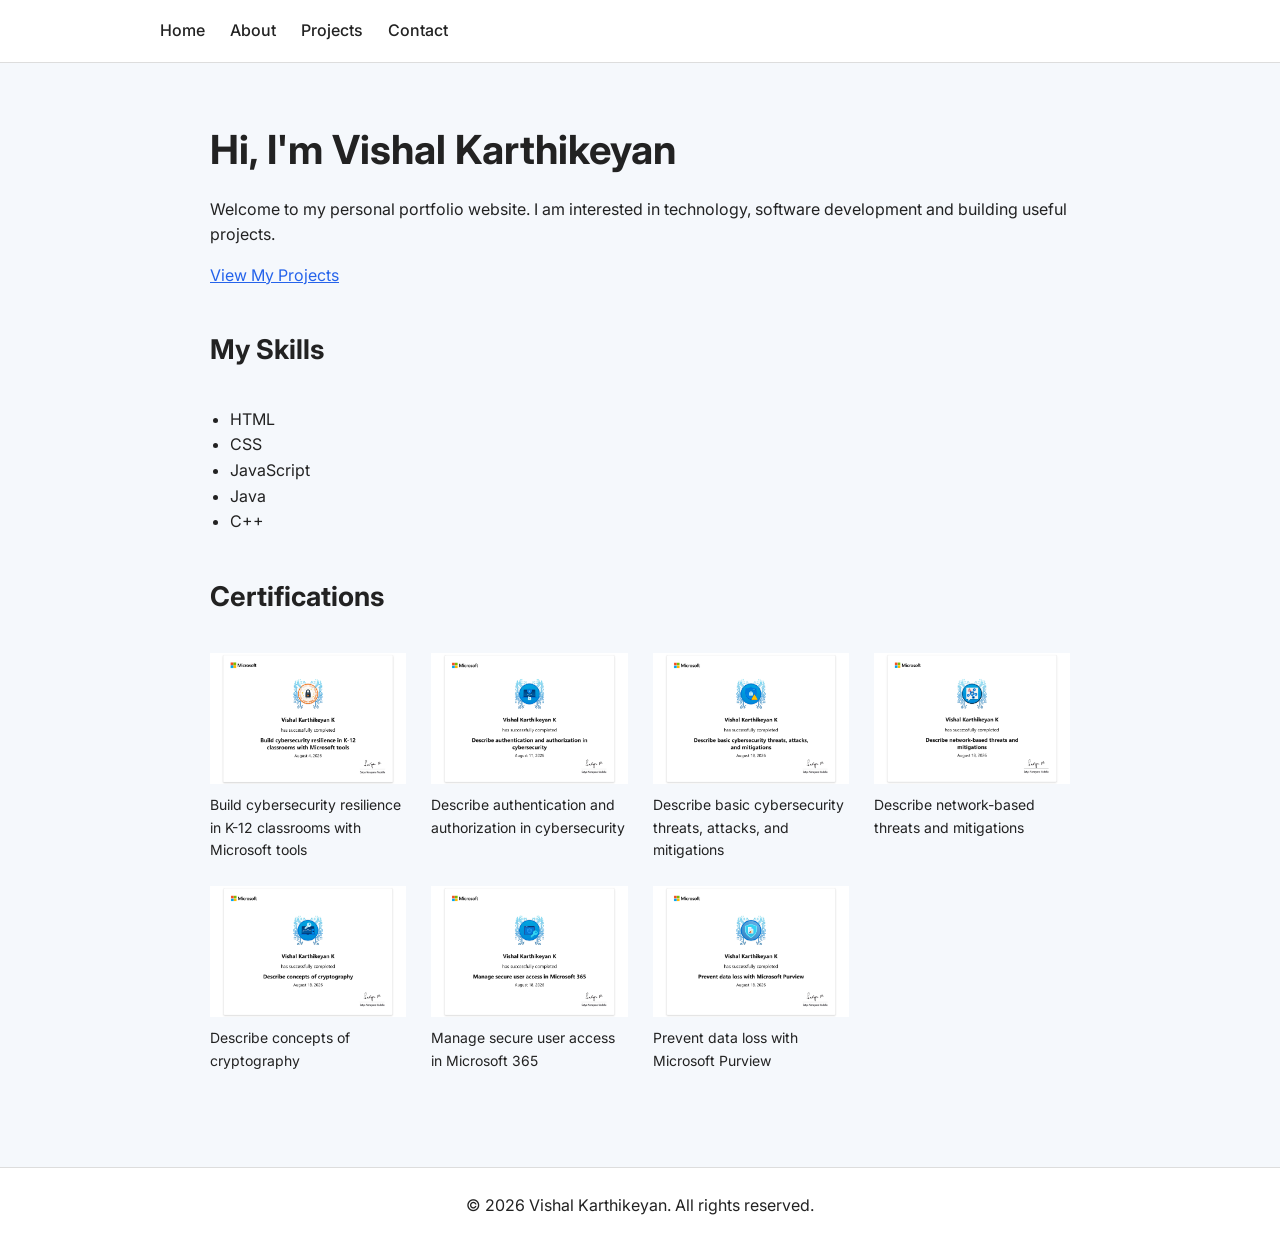
<file: Project 1/index.html>
<!doctype html>

<html lang="en">
  <head>
    <meta charset="UTF-8" />

    <meta name="viewport" content="width=device-width, initial-scale=1.0" />

    <meta
      name="description"
      content="Personal portfolio website of Vishal Karthikeyan showcasing skills, projects and contact information."
    />

    <meta
      name="keywords"
      content="Vishal Karthikeyan, portfolio, web development, projects, HTML, CSS, JavaScript"
    />

    <meta name="author" content="Vishal Karthikeyan" />

    <title>Vishal Karthikeyan | Portfolio</title>

    <link
      href="https://fonts.googleapis.com/css2?family=Inter:wght@400;500;600;700&display=swap"
      rel="stylesheet"
    />
    <link rel="stylesheet" href="style.css" />
  </head>

  <body>
    <a href="#main-content">Skip to main content</a>

    <header>
      <nav aria-label="Main navigation">
        <a href="index.html" aria-current="page">Home</a>
        <a href="about.html">About</a>
        <a href="projects.html">Projects</a>
        <a href="contact.html">Contact</a>
      </nav>
    </header>

    <main id="main-content" tabindex="-1">
      <section aria-labelledby="intro-heading">
        <h1 id="intro-heading">Hi, I'm Vishal Karthikeyan</h1>

        <p>
          Welcome to my personal portfolio website. I am interested in
          technology, software development and building useful projects.
        </p>

        <a href="projects.html">View My Projects</a>
      </section>

      <section aria-labelledby="skills-heading">
        <h2 id="skills-heading">My Skills</h2>

        <ul>
          <li>HTML</li>
          <li>CSS</li>
          <li>JavaScript</li>
          <li>Java</li>
          <li>C++</li>
        </ul>
      </section>
      <section aria-labelledby="certifications-heading">
        <h2 id="certifications-heading">Certifications</h2>

        <div class="certifications">
          <figure>
            <img
              src="assets/certificates/certificate-1.png"
              alt="Microsoft certificate for Build cybersecurity resilience in K-12 classrooms with Microsoft tools"
              loading="lazy"
              decoding="async"
              width="2048"
              height="1365"
            />
            <figcaption>
              Build cybersecurity resilience in K-12 classrooms with Microsoft
              tools
            </figcaption>
          </figure>

          <figure>
            <img
              src="assets/certificates/certificate-2.png"
              alt="Microsoft certificate for Describe authentication and authorization in cybersecurity"
              loading="lazy"
              decoding="async"
              width="2048"
              height="1365"
            />
            <figcaption>
              Describe authentication and authorization in cybersecurity
            </figcaption>
          </figure>

          <figure>
            <img
              src="assets/certificates/certificate-3.png"
              alt="Microsoft certificate for Describe basic cybersecurity threats, attacks, and mitigations"
              loading="lazy"
              decoding="async"
              width="2048"
              height="1365"
            />
            <figcaption>
              Describe basic cybersecurity threats, attacks, and mitigations
            </figcaption>
          </figure>

          <figure>
            <img
              src="assets/certificates/certificate-4.png"
              alt="Microsoft certificate for Describe network-based threats and mitigations"
              loading="lazy"
              decoding="async"
              width="2048"
              height="1365"
            />
            <figcaption>
              Describe network-based threats and mitigations
            </figcaption>
          </figure>

          <figure>
            <img
              src="assets/certificates/certificate-5.png"
              alt="Microsoft certificate for Describe concepts of cryptography"
              loading="lazy"
              decoding="async"
              width="2048"
              height="1365"
            />
            <figcaption>Describe concepts of cryptography</figcaption>
          </figure>

          <figure>
            <img
              src="assets/certificates/certificate-6.png"
              alt="Microsoft certificate for Manage secure user access in Microsoft 365"
              decoding="async"
              width="2048"
              height="1365"
            />
            <figcaption>Manage secure user access in Microsoft 365</figcaption>
          </figure>

          <figure>
            <img
              src="assets/certificates/certificate-7.png"
              alt="Microsoft certificate for Prevent data loss with Microsoft Purview"
              decoding="async"
              width="2048"
              height="1365"
            />
            <figcaption>Prevent data loss with Microsoft Purview</figcaption>
          </figure>
        </div>
      </section>
    </main>

    <footer>
      <p>&copy; 2026 Vishal Karthikeyan. All rights reserved.</p>
    </footer>
  </body>
</html>
</file>
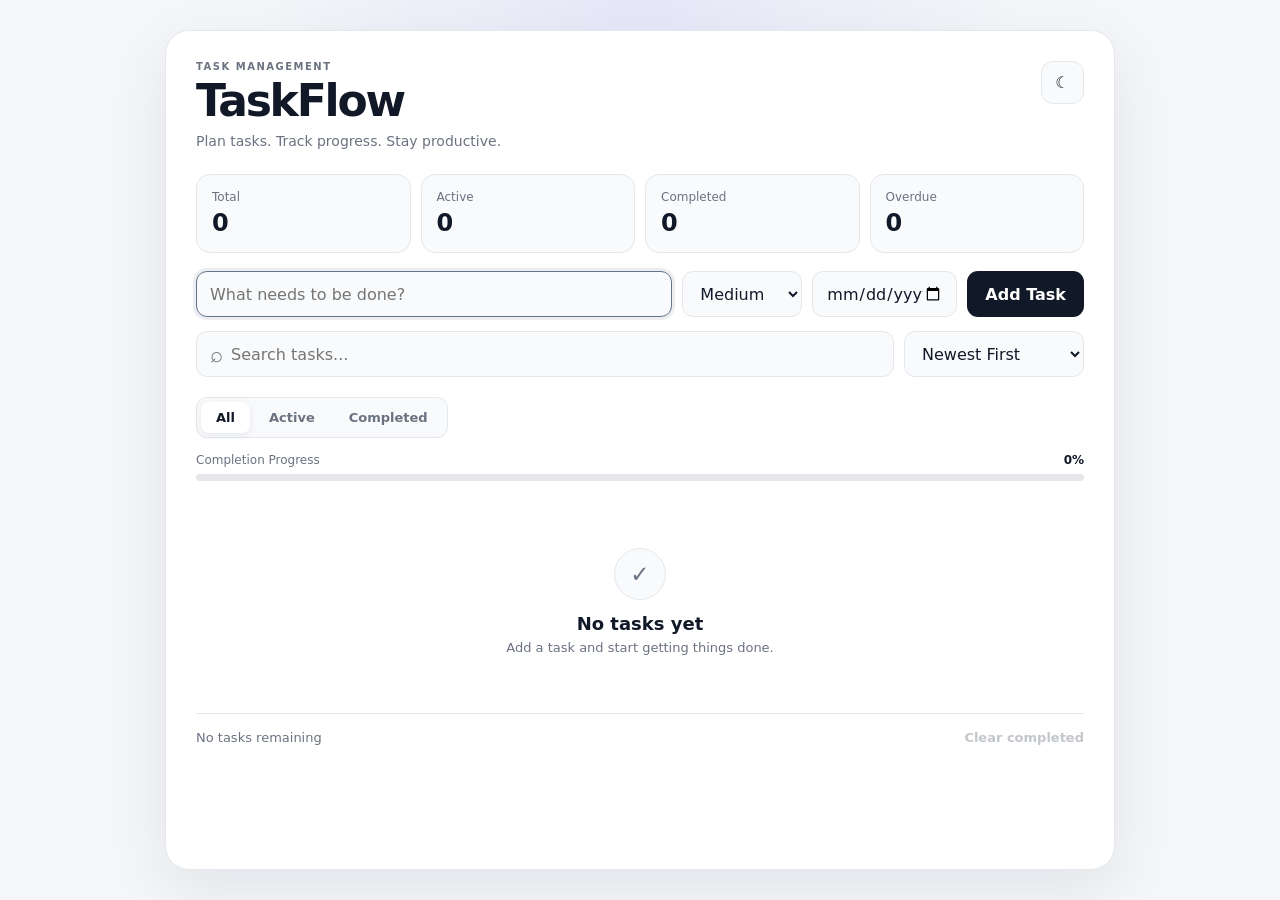
<file: Project 3/index.html>
<!DOCTYPE html>
<html lang="en">
<head>
    <meta charset="UTF-8">
    <meta name="viewport" content="width=device-width, initial-scale=1.0">
    <meta name="description" content="Advanced JavaScript To-Do List">
    <title>TaskFlow - To-Do List</title>

    <link rel="stylesheet" href="style.css">
</head>

<body>

<main class="todo-container">

    <!-- Header -->
    <header class="todo-header">
        <div>
            <span class="eyebrow">TASK MANAGEMENT</span>
            <h1>TaskFlow</h1>
            <p>Plan tasks. Track progress. Stay productive.</p>
        </div>

        <button
            id="theme-toggle"
            class="theme-btn"
            type="button"
            aria-label="Toggle theme"
        >
            <span id="theme-icon">☾</span>
        </button>
    </header>


    <!-- Statistics -->
    <section class="stats">

        <div class="stat-card">
            <span>Total</span>
            <strong id="stat-total">0</strong>
        </div>

        <div class="stat-card">
            <span>Active</span>
            <strong id="stat-active">0</strong>
        </div>

        <div class="stat-card">
            <span>Completed</span>
            <strong id="stat-completed">0</strong>
        </div>

        <div class="stat-card">
            <span>Overdue</span>
            <strong id="stat-overdue">0</strong>
        </div>

    </section>


    <!-- Add Task -->
    <form id="todo-form" class="todo-form">

        <input
            type="text"
            id="todo-input"
            placeholder="What needs to be done?"
            maxlength="120"
            autocomplete="off"
            required
        >

        <select id="todo-priority" aria-label="Task priority">
            <option value="low">Low</option>
            <option value="medium" selected>Medium</option>
            <option value="high">High</option>
        </select>

        <input
            id="todo-date"
            type="date"
            aria-label="Due date"
        >

        <button type="submit" class="add-btn">
            Add Task
        </button>

    </form>


    <!-- Search and Sort -->
    <section class="controls">

        <label class="search-box">
            <span>⌕</span>

            <input
                id="search-input"
                type="search"
                placeholder="Search tasks..."
                autocomplete="off"
            >
        </label>

        <select id="sort-select" aria-label="Sort tasks">
            <option value="newest">Newest First</option>
            <option value="oldest">Oldest First</option>
            <option value="priority">Priority</option>
            <option value="due">Due Date</option>
        </select>

    </section>


    <!-- Filters -->
    <nav class="filters" aria-label="Task filters">

        <button
            type="button"
            class="filter-btn active"
            data-filter="all"
        >
            All
        </button>

        <button
            type="button"
            class="filter-btn"
            data-filter="active"
        >
            Active
        </button>

        <button
            type="button"
            class="filter-btn"
            data-filter="completed"
        >
            Completed
        </button>

    </nav>


    <!-- Progress -->
    <section class="progress-section">

        <div class="progress-info">
            <span>Completion Progress</span>
            <strong id="progress-label">0%</strong>
        </div>

        <div class="progress-track">
            <div id="progress-bar" class="progress-bar"></div>
        </div>

    </section>


    <!-- Task List -->
    <ul id="todo-list" class="todo-list">
        <!-- Tasks generated with JavaScript -->
    </ul>


    <!-- Empty State -->
    <section id="empty-state" class="empty-state">

        <div class="empty-icon">✓</div>

        <h2 id="empty-title">
            No tasks yet
        </h2>

        <p id="empty-message">
            Add a task and start getting things done.
        </p>

    </section>


    <!-- Footer -->
    <footer class="todo-footer">

        <p id="todo-count" class="todo-count">
            0 tasks remaining
        </p>

        <button
            type="button"
            id="clear-completed"
            class="clear-completed"
        >
            Clear completed
        </button>

    </footer>

</main>


<!-- Toast -->
<div
    id="toast"
    class="toast"
    role="status"
    aria-live="polite"
></div>


<script src="script.js"></script>

</body>
</html>
</file>
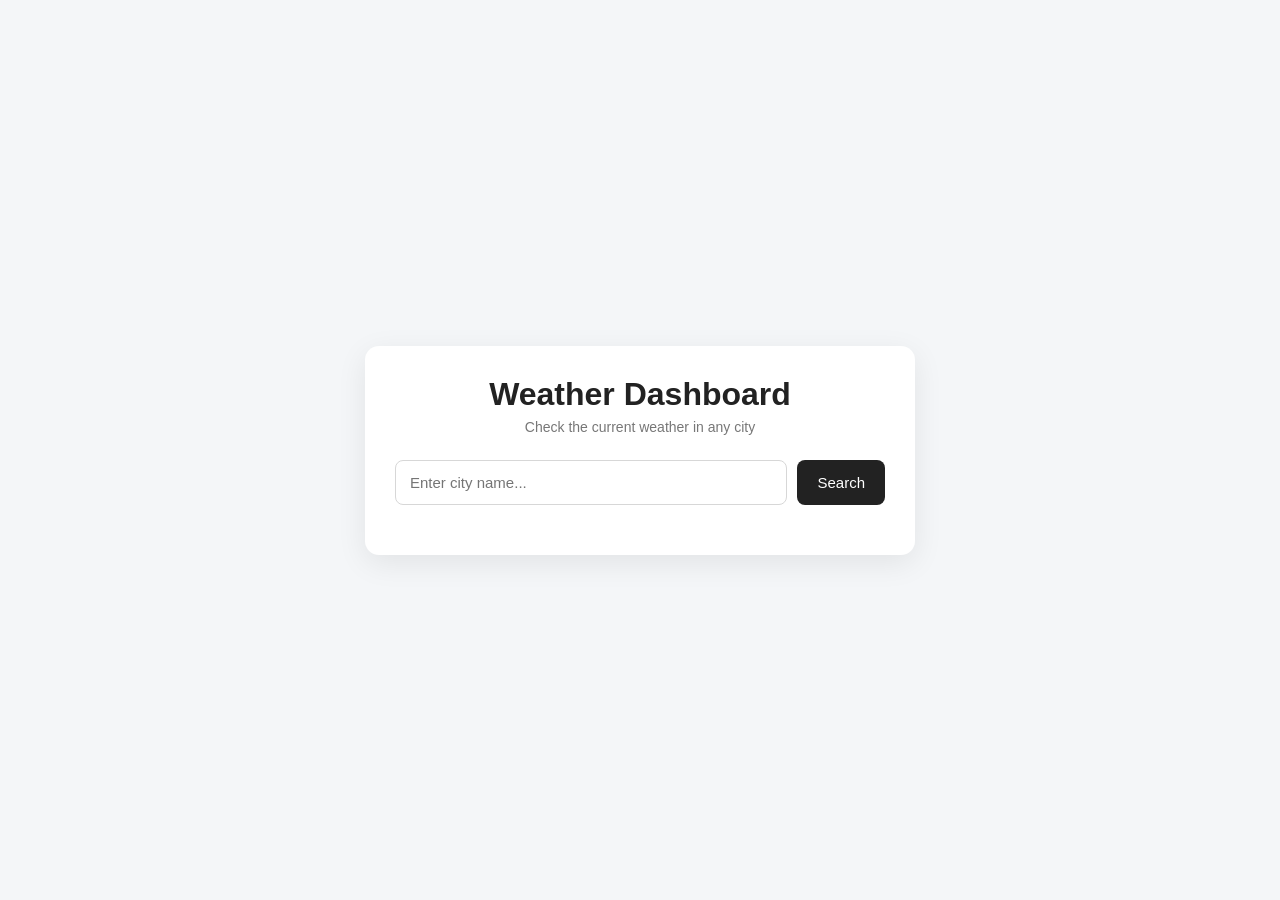
<file: Project 4/index.html>
<!DOCTYPE html>
<html lang="en">

<head>
    <meta charset="UTF-8">

    <meta
        name="viewport"
        content="width=device-width, initial-scale=1.0"
    >

    <title>Weather Dashboard</title>

    <link rel="stylesheet" href="style.css">
</head>

<body>

    <main class="weather-container">

        <!-- Header -->
        <header class="weather-header">
            <h1>Weather Dashboard</h1>
            <p>Check the current weather in any city</p>
        </header>


        <!-- Search -->
        <form id="search-form" class="search-form">

            <input
                type="text"
                id="city-input"
                placeholder="Enter city name..."
                autocomplete="off"
            >

            <button type="submit">
                Search
            </button>

        </form>


        <!-- Loading Message -->
        <p id="loading" class="loading">
            Loading...
        </p>


        <!-- Error Message -->
        <div id="error-message" class="error-message">
            <!-- Error will be displayed here -->
        </div>


        <!-- Weather Dashboard -->
        <section
            id="weather-card"
            class="weather-card"
        >

            <!-- Location -->
            <div class="location-info">

                <h2 id="city-name">
                    Chennai
                </h2>

                <p id="country-name">
                    India
                </p>

            </div>


            <!-- Main Temperature -->
            <div class="temperature-section">

                <span id="temperature">
                    --°
                </span>

                <span class="temperature-unit">
                    C
                </span>

            </div>


            <!-- Weather Metrics -->
            <div class="weather-metrics">

                <div class="weather-metric">
                    <span class="metric-label">
                        Humidity
                    </span>

                    <strong id="humidity">
                        --%
                    </strong>
                </div>


                <div class="weather-metric">
                    <span class="metric-label">
                        Wind Speed
                    </span>

                    <strong id="wind-speed">
                        -- km/h
                    </strong>
                </div>


                <div class="weather-metric">
                    <span class="metric-label">
                        Weather
                    </span>

                    <strong id="weather-description">
                        --
                    </strong>
                </div>

            </div>

        </section>

    </main>


    <script src="script.js"></script>

</body>

</html>
</file>
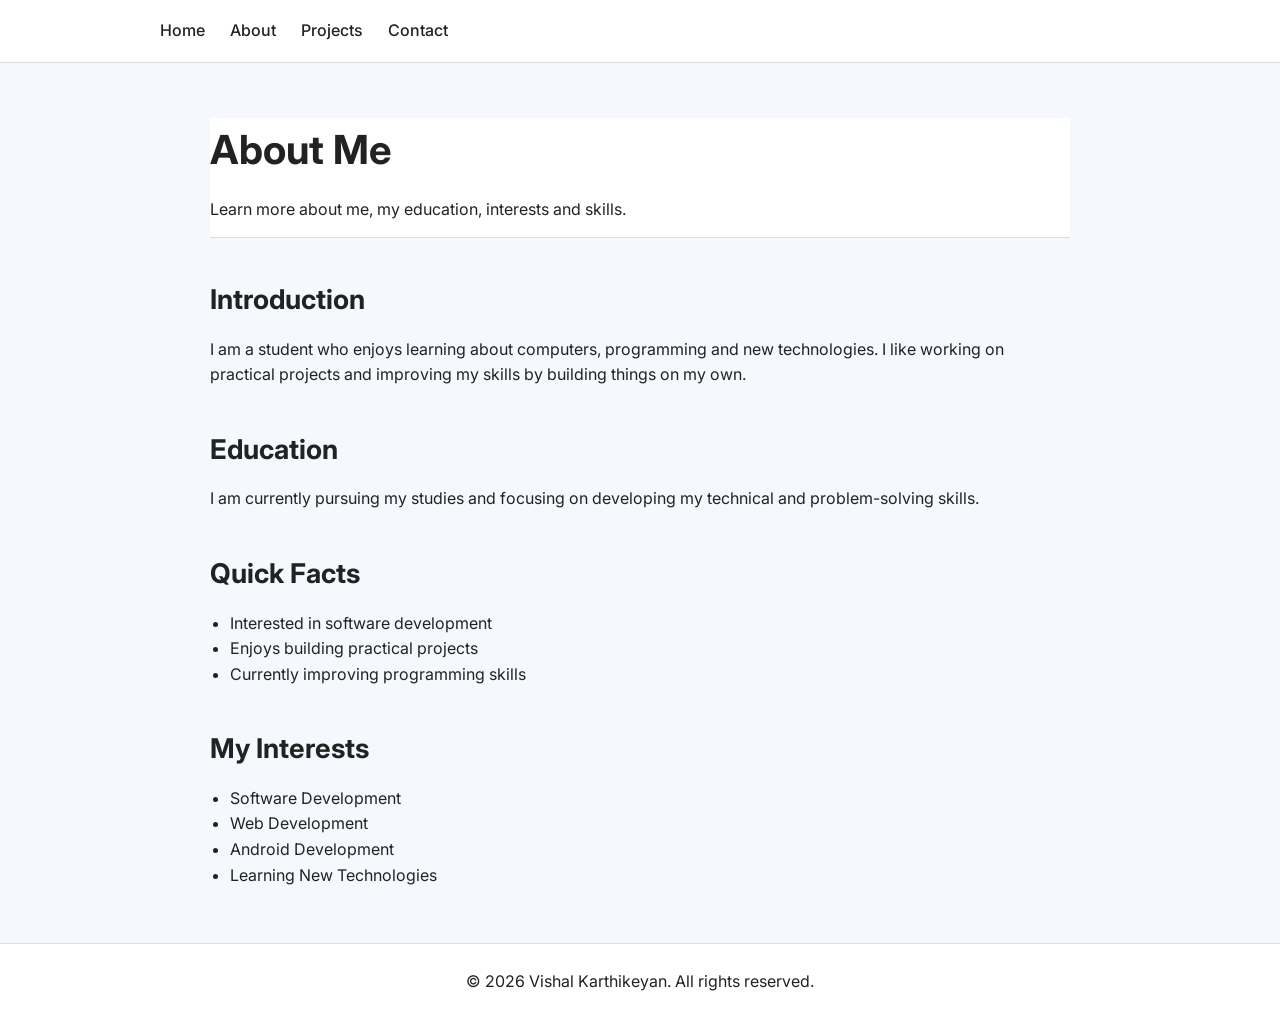
<file: Project 1/about.html>
<!doctype html>

<html lang="en">
  <head>
    <meta charset="UTF-8" />

    <meta name="viewport" content="width=device-width, initial-scale=1.0" />

    <meta
      name="description"
      content="Learn more about Vishal Karthikeyan, his interests, education and technical skills."
    />

    <meta name="author" content="Vishal Karthikeyan" />

    <title>About Me | Vishal Karthikeyan</title>

    <link
      href="https://fonts.googleapis.com/css2?family=Inter:wght@400;500;600;700&display=swap"
      rel="stylesheet"
    />
    <link rel="stylesheet" href="style.css" />
  </head>

  <body>
    <a href="#main-content">Skip to main content</a>

    <header>
      <nav aria-label="Main navigation">
        <a href="index.html">Home</a>
        <a href="about.html" aria-current="page">About</a>
        <a href="projects.html">Projects</a>
        <a href="contact.html">Contact</a>
      </nav>
    </header>

    <main id="main-content" tabindex="-1">
      <article>
        <header>
          <h1>About Me</h1>

          <p>Learn more about me, my education, interests and skills.</p>
        </header>

        <section aria-labelledby="introduction-heading">
          <h2 id="introduction-heading">Introduction</h2>

          <p>
            I am a student who enjoys learning about computers, programming and
            new technologies. I like working on practical projects and improving
            my skills by building things on my own.
          </p>
        </section>

        <section aria-labelledby="education-heading">
          <h2 id="education-heading">Education</h2>

          <p>
            I am currently pursuing my studies and focusing on developing my
            technical and problem-solving skills.
          </p>
        </section>

        <aside aria-labelledby="quick-facts-heading">
          <h2 id="quick-facts-heading">Quick Facts</h2>

          <ul>
            <li>Interested in software development</li>
            <li>Enjoys building practical projects</li>
            <li>Currently improving programming skills</li>
          </ul>
        </aside>

        <section aria-labelledby="interests-heading">
          <h2 id="interests-heading">My Interests</h2>

          <ul>
            <li>Software Development</li>
            <li>Web Development</li>
            <li>Android Development</li>
            <li>Learning New Technologies</li>
          </ul>
        </section>
      </article>
    </main>

    <footer>
      <p>&copy; 2026 Vishal Karthikeyan. All rights reserved.</p>
    </footer>
  </body>
</html>
</file>
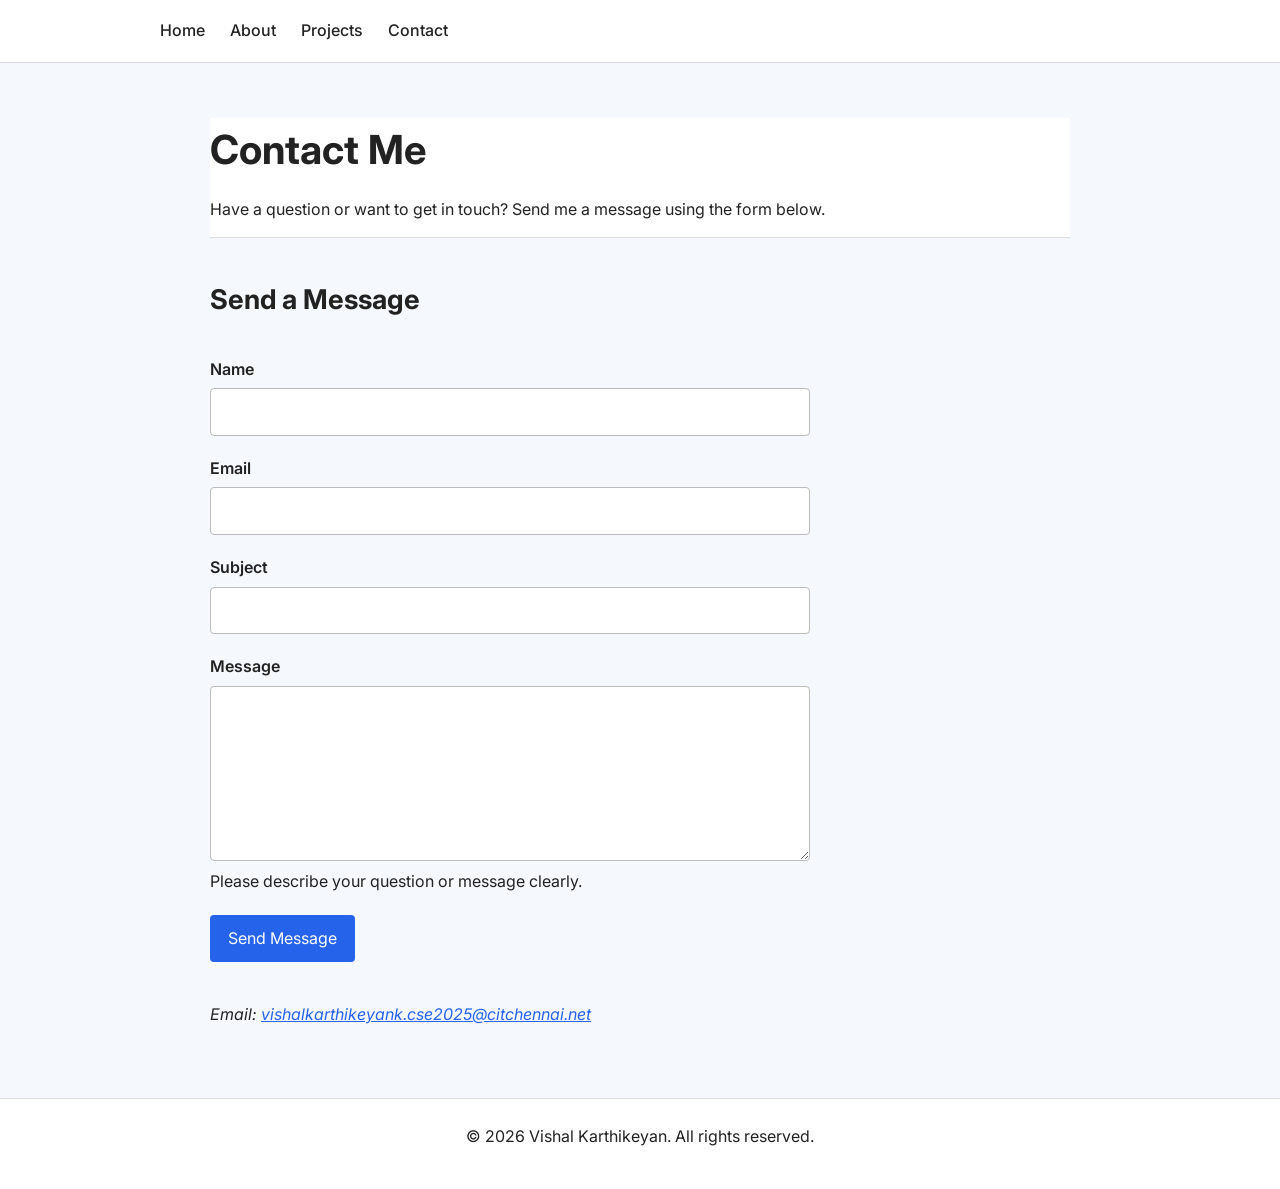
<file: Project 1/contact.html>
<!doctype html>

<html lang="en">
  <head>
    <meta charset="UTF-8" />

    <meta name="viewport" content="width=device-width, initial-scale=1.0" />

    <meta
      name="description"
      content="Contact Vishal Karthikeyan through the accessible contact form."
    />

    <meta name="author" content="Vishal Karthikeyan" />

    <title>Contact | Vishal Karthikeyan</title>

    <link
      href="https://fonts.googleapis.com/css2?family=Inter:wght@400;500;600;700&display=swap"
      rel="stylesheet"
    />
    <link rel="stylesheet" href="style.css" />
  </head>

  <body>
    <a href="#main-content">Skip to main content</a>

    <header>
      <nav aria-label="Main navigation">
        <a href="index.html">Home</a>
        <a href="about.html">About</a>
        <a href="projects.html">Projects</a>
        <a href="contact.html" aria-current="page">Contact</a>
      </nav>
    </header>

    <main id="main-content" tabindex="-1">
      <header>
        <h1>Contact Me</h1>

        <p>
          Have a question or want to get in touch? Send me a message using the
          form below.
        </p>
      </header>

      <section aria-labelledby="contact-form-heading">
        <h2 id="contact-form-heading">Send a Message</h2>

        <form action="#" method="post">
          <div>
            <label for="name">Name</label>
            <input
              type="text"
              id="name"
              name="name"
              autocomplete="name"
              required
            />
          </div>

          <div>
            <label for="email">Email</label>
            <input
              type="email"
              id="email"
              name="email"
              autocomplete="email"
              required
            />
          </div>

          <div>
            <label for="subject">Subject</label>
            <input type="text" id="subject" name="subject" required />
          </div>

          <div>
            <label for="message">Message</label>

            <textarea
              id="message"
              name="message"
              rows="6"
              aria-describedby="message-help"
              required
            ></textarea>

            <p id="message-help">
              Please describe your question or message clearly.
            </p>
          </div>

          <button type="submit">Send Message</button>
        </form>
      </section>

      <address>
        <p>
          Email:
          <a href="mailto:vishalkarthikeyank.cse2025@citchennai.net"
            >vishalkarthikeyank.cse2025@citchennai.net</a
          >
        </p>
      </address>
    </main>

    <footer>
      <p>&copy; 2026 Vishal Karthikeyan. All rights reserved.</p>
    </footer>
  </body>
</html>
</file>
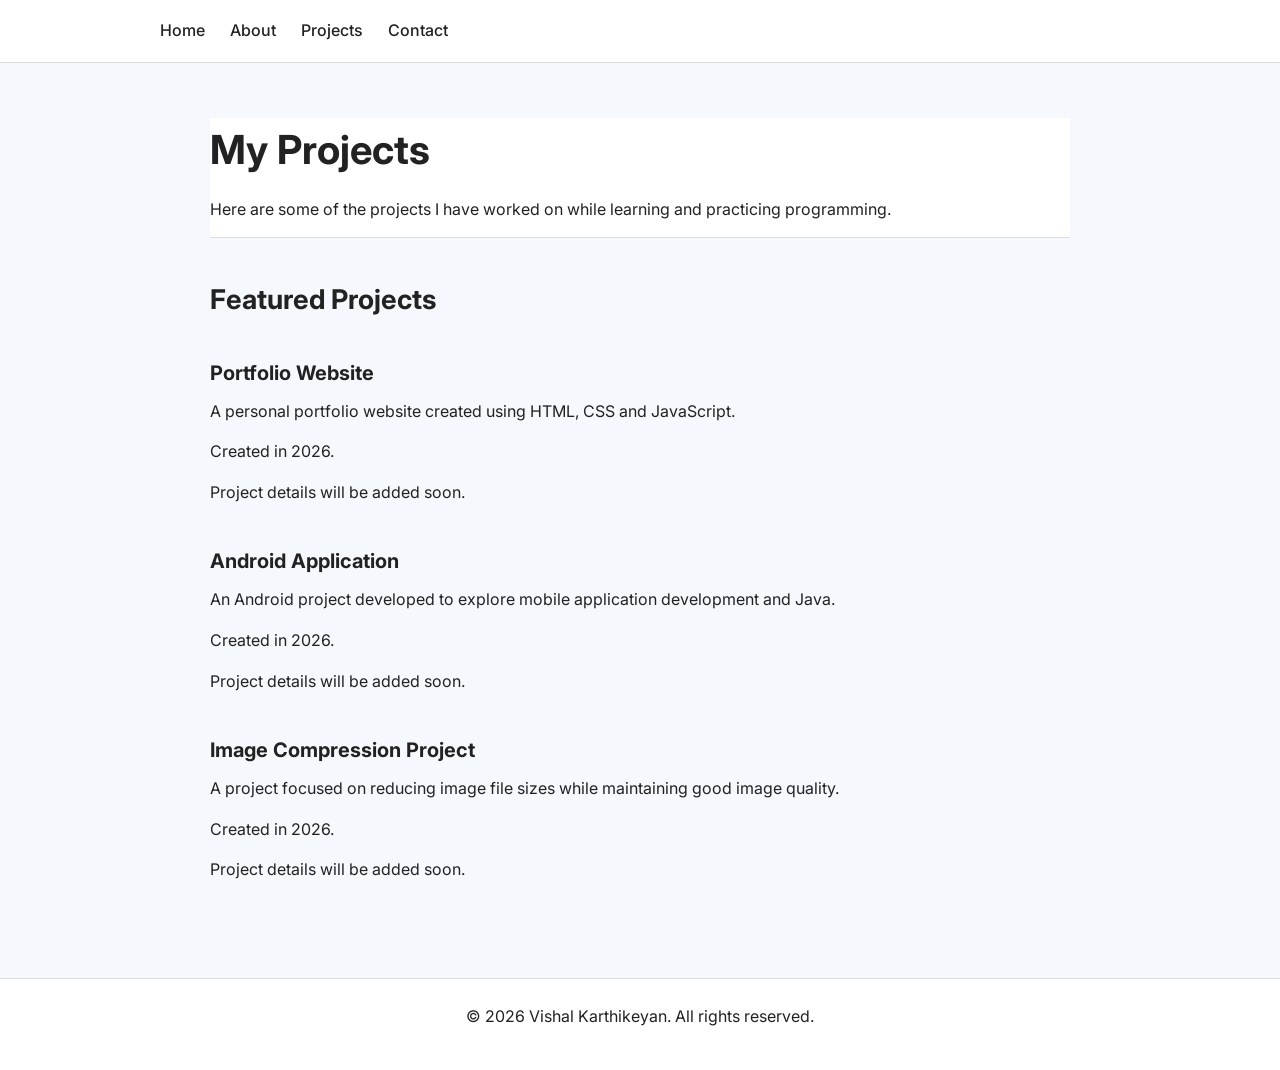
<file: Project 1/projects.html>
<!doctype html>

<html lang="en">
  <head>
    <meta charset="UTF-8" />

    <meta name="viewport" content="width=device-width, initial-scale=1.0" />

    <meta
      name="description"
      content="View the projects created by Vishal Karthikeyan using different programming and web technologies."
    />

    <meta name="author" content="Vishal Karthikeyan" />

    <title>Projects | Vishal Karthikeyan</title>

    <link
      href="https://fonts.googleapis.com/css2?family=Inter:wght@400;500;600;700&display=swap"
      rel="stylesheet"
    />
    <link rel="stylesheet" href="style.css" />
  </head>

  <body>
    <a href="#main-content">Skip to main content</a>

    <header>
      <nav aria-label="Main navigation">
        <a href="index.html">Home</a>
        <a href="about.html">About</a>
        <a href="projects.html" aria-current="page">Projects</a>
        <a href="contact.html">Contact</a>
      </nav>
    </header>

    <main id="main-content" tabindex="-1">
      <header>
        <h1>My Projects</h1>

        <p>
          Here are some of the projects I have worked on while learning and
          practicing programming.
        </p>
      </header>

      <section aria-labelledby="project-list-heading">
        <h2 id="project-list-heading">Featured Projects</h2>

        <article>
          <h3>Portfolio Website</h3>

          <p>
            A personal portfolio website created using HTML, CSS and JavaScript.
          </p>
          <p>Created in <time datetime="2026">2026</time>.</p>
          <p>Project details will be added soon.</p>
        </article>

        <article>
          <h3>Android Application</h3>

          <p>
            An Android project developed to explore mobile application
            development and Java.
          </p>
          <p>Created in <time datetime="2026">2026</time>.</p>
          <p>Project details will be added soon.</p>
        </article>

        <article>
          <h3>Image Compression Project</h3>

          <p>
            A project focused on reducing image file sizes while maintaining
            good image quality.
          </p>
          <p>Created in <time datetime="2026">2026</time>.</p>
          <p>Project details will be added soon.</p>
        </article>
      </section>
    </main>

    <footer>
      <p>&copy; 2026 Vishal Karthikeyan. All rights reserved.</p>
    </footer>
  </body>
</html>
</file>
<file: Project 1/style.css>
* {
  margin: 0;
  padding: 0;
  box-sizing: border-box;
}

html {
  scroll-behavior: smooth;
}

body {
  font-family: "Inter", Arial, sans-serif;
  line-height: 1.6;
  background-color: #f5f8fc;
  color: #222;
  min-height: 100vh;
}

header {
  background-color: #ffffff;
  border-bottom: 1px solid #ddd;
}

nav {
  max-width: 1000px;
  margin: auto;
  padding: 18px 20px;
  display: flex;
  gap: 25px;
}

nav a {
  color: #222;
  text-decoration: none;
  font-weight: 500;
}

nav a:hover {
  text-decoration: underline;
}

nav a:focus,
main a:focus,
button:focus,
input:focus,
textarea:focus {
  outline: 2px solid #2563eb;
  outline-offset: 3px;
}

main {
  max-width: 900px;
  margin: auto;
  padding: 55px 20px;
}

section,
aside {
  margin-bottom: 40px;
}

article {
  margin-bottom: 0;
}

main > article > header,
main > header {
  margin-bottom: 40px;
}

main > article > section,
main > article > aside {
  margin-bottom: 40px;
}

main > article > section:last-child,
main > article > aside:last-child {
  margin-bottom: 0;
}

main > header {
  margin-bottom: 40px;
}

main > section > h2 {
  margin-bottom: 35px;
}

main > section > article {
  margin-bottom: 40px;
}

main > section > article:last-child {
  margin-bottom: 0;
}

.certifications {
    display: grid;
    grid-template-columns: repeat(4, 1fr);
    gap: 25px;
}

.certifications figure {
    margin: 0;
}

.certifications img {
    width: 100%;
    height: auto;
    display: block;
}

.certifications figcaption {
    margin-top: 10px;
    font-size: 14px;
}

h1 {
  font-size: 2.5rem;
  margin-bottom: 15px;
}

h2 {
  font-size: 1.7rem;
  margin-bottom: 15px;
}

h3 {
  font-size: 1.25rem;
  margin-bottom: 10px;
}

p {
  margin-bottom: 15px;
}

ul {
  padding-left: 20px;
}

main a {
  color: #2563eb;
}

form {
  max-width: 600px;
}

form div {
  margin-bottom: 20px;
}

label {
  display: block;
  margin-bottom: 6px;
  font-weight: 600;
}

input,
textarea {
  width: 100%;
  padding: 10px;
  font: inherit;
  border: 1px solid #bbb;
  border-radius: 4px;
  background-color: #fff;
}

textarea {
  resize: vertical;
}

button {
  padding: 11px 18px;
  border: none;
  border-radius: 4px;
  background-color: #2563eb;
  color: #fff;
  font: inherit;
  cursor: pointer;
}

button:hover {
  background-color: #1d4ed8;
}

footer {
  text-align: center;
  padding: 25px 20px;
  border-top: 1px solid #ddd;
  background-color: #ffffff;
}

body > a {
  position: absolute;
  left: -9999px;
  top: 10px;
  padding: 10px 15px;
  background-color: #ffffff;
  color: #000000;
  border: 2px solid #2563eb;
  z-index: 1000;
}

body > a:focus {
  left: 10px;
}
</file>
<file: Project 3/style.css>
* {
    margin: 0;
    padding: 0;
    box-sizing: border-box;
}

:root {
    --bg: #f4f6f9;
    --surface: #ffffff;
    --surface-soft: #f8fafc;

    --text: #111827;
    --muted: #6b7280;

    --border: #e5e7eb;
    --border-dark: #cbd5e1;

    --primary: #111827;
    --primary-hover: #293548;

    --danger: #dc2626;
    --danger-bg: #fef2f2;

    --warning: #d97706;
    --success: #059669;

    --shadow:
        0 20px 60px rgba(15, 23, 42, 0.08);

    --radius: 18px;
}

body.dark {
    --bg: #090d14;
    --surface: #111827;
    --surface-soft: #172033;

    --text: #f8fafc;
    --muted: #94a3b8;

    --border: #263244;
    --border-dark: #475569;

    --primary: #f8fafc;
    --primary-hover: #e2e8f0;

    --danger-bg: #35181d;

    --shadow:
        0 25px 70px rgba(0, 0, 0, 0.3);
}

html {
    scroll-behavior: smooth;
}

body {
    min-height: 100vh;

    padding: 30px 16px;

    display: flex;
    justify-content: center;

    font-family:
        Inter,
        system-ui,
        -apple-system,
        BlinkMacSystemFont,
        "Segoe UI",
        sans-serif;

    background:
        radial-gradient(
            circle at top,
            rgba(99, 102, 241, 0.10),
            transparent 35%
        ),
        var(--bg);

    color: var(--text);

    transition:
        background 0.25s ease,
        color 0.25s ease;
}

button,
input,
select {
    font: inherit;
}


/* =========================================
   CONTAINER
========================================= */

.todo-container {
    width: min(950px, 100%);

    padding: 30px;

    background: var(--surface);

    border: 1px solid var(--border);

    border-radius: 24px;

    box-shadow: var(--shadow);
}


/* =========================================
   HEADER
========================================= */

.todo-header {
    display: flex;
    justify-content: space-between;
    align-items: flex-start;

    gap: 20px;

    margin-bottom: 25px;
}

.eyebrow {
    display: block;

    margin-bottom: 7px;

    font-size: 10px;
    font-weight: 800;

    letter-spacing: 0.15em;

    color: var(--muted);
}

.todo-header h1 {
    font-size: clamp(32px, 5vw, 44px);

    line-height: 1;

    letter-spacing: -0.05em;
}

.todo-header p {
    margin-top: 10px;

    color: var(--muted);

    font-size: 14px;
}

.theme-btn {
    width: 43px;
    height: 43px;

    flex-shrink: 0;

    border: 1px solid var(--border);

    border-radius: 12px;

    background: var(--surface-soft);

    color: var(--text);

    cursor: pointer;

    transition:
        transform 0.2s,
        border-color 0.2s;
}

.theme-btn:hover {
    transform: translateY(-2px);

    border-color: var(--border-dark);
}


/* =========================================
   STATISTICS
========================================= */

.stats {
    display: grid;

    grid-template-columns:
        repeat(4, 1fr);

    gap: 10px;

    margin-bottom: 18px;
}

.stat-card {
    padding: 15px;

    border: 1px solid var(--border);

    border-radius: 14px;

    background: var(--surface-soft);
}

.stat-card span {
    display: block;

    margin-bottom: 5px;

    color: var(--muted);

    font-size: 12px;
}

.stat-card strong {
    font-size: 24px;

    letter-spacing: -0.03em;
}


/* =========================================
   ADD FORM
========================================= */

.todo-form {
    display: grid;

    grid-template-columns:
        minmax(0, 1fr)
        120px
        145px
        auto;

    gap: 10px;
}

.todo-form input,
.todo-form select,
.search-box,
#sort-select {

    min-height: 46px;

    border: 1px solid var(--border);

    border-radius: 11px;

    outline: none;

    background: var(--surface-soft);

    color: var(--text);
}

.todo-form input,
.todo-form select,
#sort-select {
    width: 100%;

    padding: 0 13px;
}

.todo-form input:focus,
.todo-form select:focus,
.search-box:focus-within,
#sort-select:focus {

    border-color: #64748b;

    box-shadow:
        0 0 0 3px rgba(100, 116, 139, 0.12);
}

.add-btn {
    min-height: 46px;

    padding: 0 18px;

    border: none;

    border-radius: 11px;

    background: var(--primary);

    color: var(--surface);

    font-weight: 700;

    cursor: pointer;

    transition:
        transform 0.2s,
        opacity 0.2s;
}

.add-btn:hover {
    transform: translateY(-1px);

    opacity: 0.85;
}


/* =========================================
   SEARCH + SORT
========================================= */

.controls {
    display: grid;

    grid-template-columns:
        1fr
        180px;

    gap: 10px;

    margin-top: 14px;
}

.search-box {
    display: flex;

    align-items: center;

    gap: 8px;

    padding: 0 13px;
}

.search-box span {
    color: var(--muted);

    font-size: 22px;
}

.search-box input {
    width: 100%;

    border: none;
    outline: none;

    background: transparent;

    color: var(--text);
}

#sort-select {
    cursor: pointer;
}


/* =========================================
   FILTERS
========================================= */

.filters {
    display: inline-flex;

    gap: 4px;

    margin: 20px 0 15px;

    padding: 4px;

    border: 1px solid var(--border);

    border-radius: 11px;

    background: var(--surface-soft);
}

.filter-btn {
    padding: 8px 15px;

    border: none;

    border-radius: 8px;

    background: transparent;

    color: var(--muted);

    font-size: 13px;

    font-weight: 700;

    cursor: pointer;
}

.filter-btn.active {
    background: var(--surface);

    color: var(--text);

    box-shadow:
        0 2px 8px rgba(15, 23, 42, 0.08);
}


/* =========================================
   PROGRESS
========================================= */

.progress-section {
    margin-bottom: 17px;
}

.progress-info {
    display: flex;

    justify-content: space-between;

    margin-bottom: 7px;

    color: var(--muted);

    font-size: 12px;
}

.progress-info strong {
    color: var(--text);
}

.progress-track {
    height: 7px;

    overflow: hidden;

    border-radius: 999px;

    background: var(--border);
}

.progress-bar {
    width: 0%;

    height: 100%;

    border-radius: inherit;

    background: var(--primary);

    transition: width 0.3s ease;
}


/* =========================================
   TODO ITEM
========================================= */

.todo-list {
    list-style: none;

    display: flex;

    flex-direction: column;

    gap: 10px;
}

.todo-item {
    display: grid;

    grid-template-columns:
        auto
        minmax(0, 1fr)
        auto;

    align-items: center;

    gap: 12px;

    padding: 15px;

    border: 1px solid var(--border);

    border-radius: 14px;

    background: var(--surface);

    transition:
        transform 0.2s,
        border-color 0.2s;

    animation: taskIn 0.22s ease;
}

.todo-item:hover {
    transform: translateY(-1px);

    border-color: var(--border-dark);
}

.todo-checkbox {
    width: 19px;
    height: 19px;

    cursor: pointer;

    accent-color: #475569;
}

.todo-content {
    min-width: 0;
}

.todo-text {
    overflow-wrap: anywhere;

    font-size: 15px;

    line-height: 1.45;
}

.todo-main {
    display: flex;

    align-items: center;

    flex-wrap: wrap;

    gap: 8px;
}

.todo-meta {
    display: flex;

    flex-wrap: wrap;

    gap: 6px;

    margin-top: 6px;
}

.badge {
    display: inline-flex;

    align-items: center;

    min-height: 21px;

    padding: 2px 8px;

    border-radius: 999px;

    background: var(--surface-soft);

    color: var(--muted);

    font-size: 10px;

    font-weight: 800;

    text-transform: uppercase;
}

.badge.high {
    color: #b91c1c;
}

.badge.medium {
    color: var(--warning);
}

.badge.low {
    color: var(--success);
}

.badge.overdue {
    color: var(--danger);

    background: var(--danger-bg);
}

.todo-item.completed {
    opacity: 0.7;
}

.todo-item.completed .todo-text {
    color: var(--muted);

    text-decoration: line-through;
}


/* =========================================
   ACTION BUTTONS
========================================= */

.todo-actions {
    display: flex;

    gap: 6px;
}

.action-btn {
    padding: 7px 10px;

    border: 1px solid var(--border);

    border-radius: 8px;

    background: var(--surface-soft);

    color: var(--text);

    font-size: 12px;

    font-weight: 700;

    cursor: pointer;
}

.action-btn:hover {
    border-color: var(--border-dark);
}

.delete-btn:hover {
    color: var(--danger);

    background: var(--danger-bg);

    border-color: #fca5a5;
}


/* =========================================
   EDITOR
========================================= */

.edit-editor {
    display: grid;

    grid-template-columns:
        minmax(0, 1fr)
        115px
        140px;

    gap: 7px;
}

.edit-input,
.edit-select,
.edit-date {

    width: 100%;

    min-height: 38px;

    padding: 0 9px;

    border: 1px solid var(--border-dark);

    border-radius: 8px;

    outline: none;

    background: var(--surface-soft);

    color: var(--text);
}


/* =========================================
   EMPTY STATE
========================================= */

.empty-state {
    display: none;

    padding: 50px 15px 40px;

    text-align: center;
}

.empty-icon {
    width: 52px;
    height: 52px;

    margin: 0 auto 13px;

    display: grid;

    place-items: center;

    border: 1px solid var(--border);

    border-radius: 50%;

    background: var(--surface-soft);

    color: var(--muted);

    font-size: 23px;

    font-weight: 800;
}

.empty-state h2 {
    margin-bottom: 6px;

    font-size: 18px;
}

.empty-state p {
    color: var(--muted);

    font-size: 13px;
}


/* =========================================
   FOOTER
========================================= */

.todo-footer {
    display: flex;

    justify-content: space-between;

    align-items: center;

    gap: 10px;

    margin-top: 18px;

    padding-top: 16px;

    border-top: 1px solid var(--border);
}

.todo-count {
    color: var(--muted);

    font-size: 13px;
}

.clear-completed {
    border: none;

    background: transparent;

    color: var(--muted);

    font-size: 13px;

    font-weight: 700;

    cursor: pointer;
}

.clear-completed:hover:not(:disabled) {
    color: var(--danger);
}

.clear-completed:disabled {
    opacity: 0.4;

    cursor: default;
}


/* =========================================
   TOAST
========================================= */

.toast {
    position: fixed;

    left: 50%;
    bottom: 25px;

    transform:
        translate(-50%, 20px);

    padding: 11px 16px;

    border: 1px solid var(--border);

    border-radius: 10px;

    background: var(--surface);

    color: var(--text);

    box-shadow: var(--shadow);

    font-size: 13px;

    font-weight: 700;

    opacity: 0;

    pointer-events: none;

    transition:
        opacity 0.2s,
        transform 0.2s;

    z-index: 100;
}

.toast.show {
    opacity: 1;

    transform:
        translate(-50%, 0);
}


/* =========================================
   ANIMATION
========================================= */

@keyframes taskIn {

    from {
        opacity: 0;

        transform:
            translateY(5px);
    }

    to {
        opacity: 1;

        transform:
            translateY(0);
    }
}


/* =========================================
   RESPONSIVE
========================================= */

@media (max-width: 820px) {

    .todo-form {
        grid-template-columns:
            1fr
            1fr;
    }

    .add-btn {
        grid-column: span 2;
    }

    .stats {
        grid-template-columns:
            repeat(2, 1fr);
    }
}

@media (max-width: 650px) {

    body {
        padding: 12px;
    }

    .todo-container {
        padding: 20px;

        border-radius: 20px;
    }

    .controls {
        grid-template-columns: 1fr;
    }

    .todo-item {
        grid-template-columns:
            auto
            minmax(0, 1fr);
    }

    .todo-actions {
        grid-column: 2;
    }

    .edit-editor {
        grid-template-columns: 1fr;
    }

    .todo-footer {
        flex-direction: column;

        align-items: flex-start;
    }
}

@media (max-width: 450px) {

    .todo-form {
        grid-template-columns: 1fr;
    }

    .add-btn {
        grid-column: auto;
    }

    .filters {
        width: 100%;
    }

    .filter-btn {
        flex: 1;
    }
}
</file>
<file: Project 4/style.css>
* {
    margin: 0;
    padding: 0;
    box-sizing: border-box;
}

body {
    font-family: Arial, sans-serif;

    background: #f4f6f8;
    color: #222;

    min-height: 100vh;

    display: flex;
    justify-content: center;
    align-items: center;

    padding: 20px;
}


/* ==============================
   MAIN CONTAINER
   ============================== */

.weather-container {
    width: 100%;
    max-width: 550px;

    background: #ffffff;

    padding: 30px;

    border-radius: 14px;

    box-shadow: 0 8px 30px rgba(0, 0, 0, 0.08);
}


/* ==============================
   HEADER
   ============================== */

.weather-header {
    text-align: center;

    margin-bottom: 25px;
}

.weather-header h1 {
    font-size: 32px;

    margin-bottom: 6px;
}

.weather-header p {
    color: #777;

    font-size: 14px;
}


/* ==============================
   SEARCH FORM
   ============================== */

.search-form {
    display: flex;

    gap: 10px;

    margin-bottom: 20px;
}

.search-form input {
    flex: 1;

    width: 100%;

    padding: 13px 14px;

    border: 1px solid #d7d7d7;

    border-radius: 8px;

    font-size: 15px;

    outline: none;
}

.search-form input:focus {
    border-color: #333;
}

.search-form button {
    padding: 13px 20px;

    border: none;

    border-radius: 8px;

    background: #222;

    color: white;

    font-size: 15px;

    cursor: pointer;

    transition: background 0.2s;
}

.search-form button:hover {
    background: #444;
}


/* ==============================
   LOADING
   ============================== */

.loading {
    display: none;

    text-align: center;

    color: #777;

    font-size: 14px;

    margin: 15px 0;
}


/* ==============================
   ERROR MESSAGE
   ============================== */

.error-message {
    display: none;

    padding: 12px 14px;

    margin-bottom: 15px;

    border-radius: 8px;

    background: #ffe5e5;

    color: #c62828;

    font-size: 14px;

    text-align: center;
}


/* ==============================
   WEATHER CARD
   ============================== */

.weather-card {
    display: none;

    padding-top: 10px;
}


/* ==============================
   LOCATION
   ============================== */

.location-info {
    text-align: center;

    margin-bottom: 20px;
}

.location-info h2 {
    font-size: 26px;

    margin-bottom: 5px;
}

.location-info p {
    color: #777;

    font-size: 14px;
}


/* ==============================
   TEMPERATURE
   ============================== */

.temperature-section {
    display: flex;

    justify-content: center;

    align-items: flex-start;

    margin-bottom: 25px;
}

#temperature {
    font-size: 64px;

    font-weight: bold;

    line-height: 1;
}

.temperature-unit {
    font-size: 24px;

    margin-top: 5px;

    color: #666;
}


/* ==============================
   WEATHER METRICS
   ============================== */

.weather-metrics {
    display: grid;

    grid-template-columns: repeat(3, 1fr);

    gap: 10px;
}

.weather-metric {
    padding: 15px 10px;

    background: #f7f7f7;

    border: 1px solid #e5e5e5;

    border-radius: 9px;

    text-align: center;
}

.metric-label {
    display: block;

    color: #777;

    font-size: 13px;

    margin-bottom: 8px;
}

.weather-metric strong {
    display: block;

    font-size: 15px;

    color: #333;
}


/* ==============================
   MOBILE RESPONSIVE
   ============================== */

@media (max-width: 500px) {

    body {
        padding: 12px;
    }

    .weather-container {
        padding: 20px;
    }

    .weather-header h1 {
        font-size: 27px;
    }

    .search-form {
        flex-direction: column;
    }

    .search-form button {
        width: 100%;
    }

    #temperature {
        font-size: 54px;
    }

    .weather-metrics {
        grid-template-columns: 1fr;
    }
}
</file>
